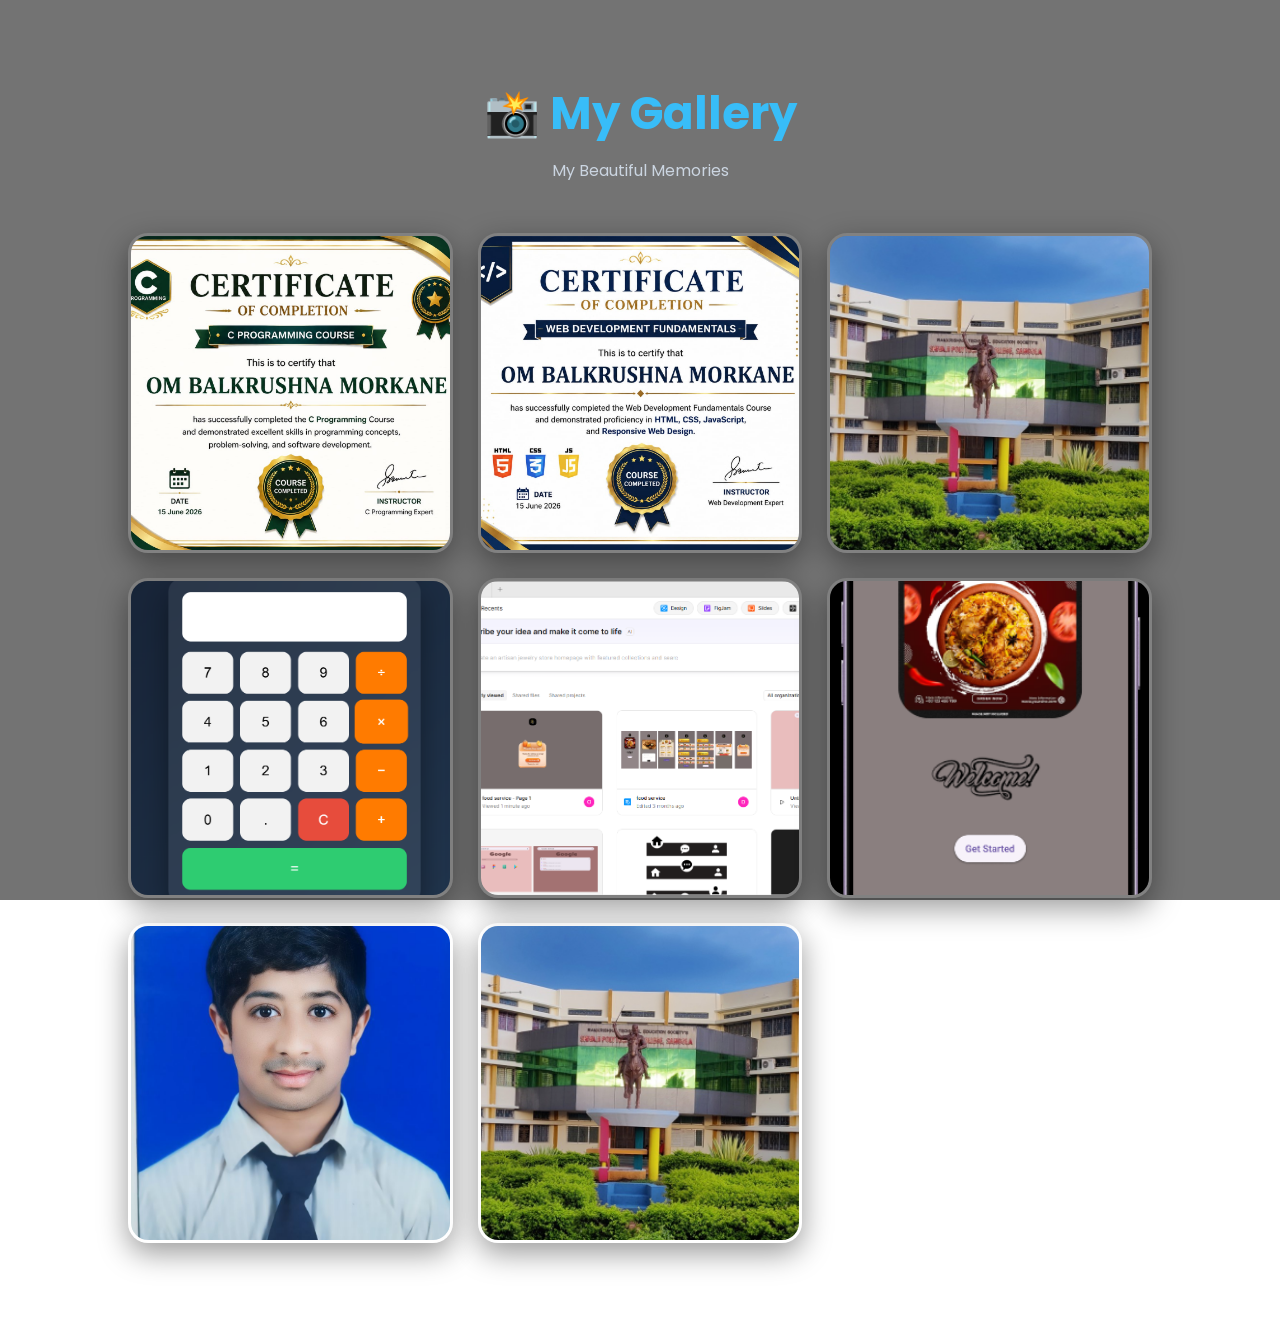
<file: Gallery.html>
<!DOCTYPE html>
<html lang="en">
<head>
<meta charset="UTF-8">
<meta name="viewport" content="width=device-width, initial-scale=1.0">
<title>My Photo Gallery</title>

<link href="https://fonts.googleapis.com/css2?family=Poppins:wght@300;400;600;700&display=swap" rel="stylesheet">

<style>

*{
    margin:0;
    padding:0;
    box-sizing:border-box;
    font-family:'Poppins',sans-serif;
}

body{
    color:#fff;
    min-height:100vh;
    overflow-x:hidden;
}

/* Background Video */

#bg-video{
    position:fixed;
    top:0;
    left:0;
    width:100%;
    height:100%;
    object-fit:cover;
    z-index:-2;
}

/* Dark Overlay */

body::before{
    content:"";
    position:fixed;
    top:0;
    left:0;
    width:100%;
    height:100%;
    background:rgba(0,0,0,.55);
    z-index:-1;
}
section{
    padding:80px 10%;
}

.title{
    text-align:center;
    margin-bottom:50px;
}

.title h2{
    font-size:45px;
    color:#38bdf8;
}

.title p{
    color:#cbd5e1;
    margin-top:10px;
}

/* Gallery */

.gallery{
    display:grid;
    grid-template-columns:repeat(auto-fit,minmax(250px,1fr));
    gap:25px;
}

.gallery img{
    width:100%;
    height:320px;
    object-fit:cover;
    border-radius:20px;
    cursor:pointer;
    border:3px solid rgba(255,255,255,.1);
    box-shadow:0 10px 30px rgba(0,0,0,.4);

    /* Animation */
    opacity:0;
    transform:translateY(80px);
    transition:all 3s ease;
}

.gallery img.show{
    opacity:1;
    transform:translateY(0);
}
.gallery img:hover{
    transform:scale(1.15) rotate(2deg);
    box-shadow:0 15px 40px rgba(56,189,248,.6);
}

/* Popup */

.popup{
    position:fixed;
    top:0;
    left:0;
    width:100%;
    height:100%;
    background:rgba(0,0,0,.95);
    display:flex;
    justify-content:center;
    align-items:center;
    z-index:9999;
    opacity:0;
    visibility:hidden;
    transition:.5s;
}

.popup.show{
    opacity:1;
    visibility:visible;
}

.popup img{
    max-width:90%;
    max-height:90%;
    border-radius:20px;
    border:5px solid #38bdf8;
    transform:scale(.5);
    transition:.5s;
    box-shadow:0 0 40px #38bdf8;
}

.popup.show img{
    transform:scale(1);
}

.popup span{
    position:absolute;
    top:20px;
    right:35px;
    font-size:45px;
    color:#fff;
    cursor:pointer;
}
.back-btn{
    position:fixed;
    top:20px;
    left:20px;

    padding:12px 25px;
    font-size:18px;
    font-weight:600;
    color:#fff;

    background:linear-gradient(45deg,#00c6ff,#0072ff);
    border:none;
    border-radius:50px;

    cursor:pointer;
    transition:.4s;

    box-shadow:0 10px 25px rgba(0,114,255,.5);
    z-index:999;
}

.back-btn:hover{
    transform:translateY(-5px) scale(1.08);
    box-shadow:0 15px 35px rgba(0,198,255,.8);
}

.back-btn:active{
    transform:scale(.95);
}

</style>

</head>
<body>

<video autoplay muted loop playsinline id="bg-video">
    <source src="video/bg3-video.mp4" type="video/mp4">
</video>

<section>

<div class="title">
<h2>📸 My Gallery</h2>
<p>My Beautiful Memories</p>
</div>

<div class="gallery">

<img src="Photo/Certi1.jpeg" onclick="openImg(this.src)">
<img src="Photo/certi2.jpeg" onclick="openImg(this.src)">
<img src="Photo/s3.jpeg" onclick="openImg(this.src)">
<img src="Photo/c5.png" onclick="openImg(this.src)">
<img src="Photo/figma.png" onclick="openImg(this.src)">
<img src="Photo/sc1.png" onclick="openImg(this.src)">
<img src="Photo/My Pic.jpeg" onclick="openImg(this.src)">
<img src="Photo/s3.jpeg" onclick="openImg(this.src)">




</div>

</section>

<div class="popup" id="popup">

<span onclick="closeImg()">&times;</span>

<img id="popupImg">

</div>

<script>

function openImg(pic){

    document.getElementById("popupImg").src = pic;

    document.getElementById("popup").classList.add("show");

}

function closeImg(){

    document.getElementById("popup").classList.remove("show");

}

</script>
<script>
const images = document.querySelectorAll('.gallery img');

const observer = new IntersectionObserver((entries) => {
    entries.forEach((entry) => {
        if(entry.isIntersecting){
            entry.target.classList.add('show');
        }
    });
},{
    threshold:0.2
});

images.forEach((img) => {
    observer.observe(img);
});
</script>
</body>
</html>
</file>
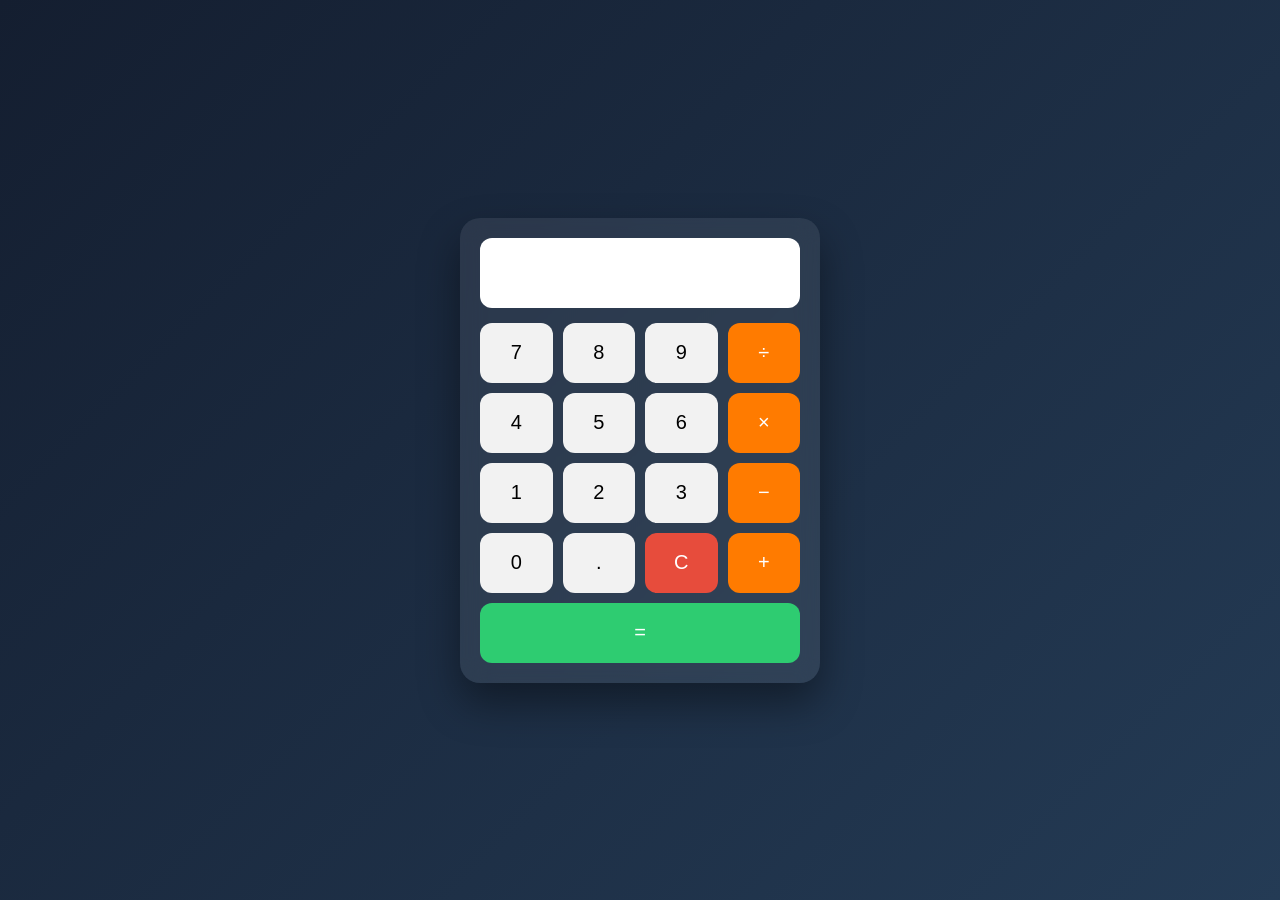
<file: My Projects/Calculator.html>
<!DOCTYPE html>
<html lang="en">
<head>
<meta charset="UTF-8">
<meta name="viewport" content="width=device-width, initial-scale=1.0">
<title>Calculator</title>

<style>
    body{
        margin:0;
        height:100vh;
        display:flex;
        justify-content:center;
        align-items:center;
        font-family:Segoe UI, sans-serif;
        background: linear-gradient(135deg, #141e30, #243b55);
    }

    .calc{
        width:320px;
        padding:20px;
        border-radius:20px;
        background: rgba(255,255,255,0.08);
        backdrop-filter: blur(12px);
        box-shadow: 0 20px 40px rgba(0,0,0,0.4);
        text-align:center;
    }

    /* ✅ FIX: Perfect centered display */
    #display{
        width: 100%;
        height: 70px;
        font-size: 32px;
        border: none;
        outline: none;
        border-radius: 12px;
        padding: 10px;
        margin-bottom: 15px;

        text-align: right;          /* numbers stay on right like calculator */
        box-sizing: border-box;     /* FIX overflow issue */
        background: #fff;
    }

    .buttons{
        display:grid;
        grid-template-columns: repeat(4, 1fr);
        gap:10px;
    }

    button{
        height:60px;
        font-size:20px;
        border:none;
        border-radius:12px;
        cursor:pointer;
        transition:0.2s;
    }

    button:hover{
        transform:scale(1.05);
    }

    .num{ background:#f2f2f2; }
    .op{ background:#ff7b00; color:white; }
    .clear{ background:#e74c3c; color:white; }
    .equal{ background:#2ecc71; color:white; grid-column: span 4; }
</style>
</head>

<body>

<div class="calc">
    <input type="text" id="display" readonly>

    <div class="buttons">
        <button class="num" onclick="append('7')">7</button>
        <button class="num" onclick="append('8')">8</button>
        <button class="num" onclick="append('9')">9</button>
        <button class="op" onclick="append('/')">÷</button>

        <button class="num" onclick="append('4')">4</button>
        <button class="num" onclick="append('5')">5</button>
        <button class="num" onclick="append('6')">6</button>
        <button class="op" onclick="append('*')">×</button>

        <button class="num" onclick="append('1')">1</button>
        <button class="num" onclick="append('2')">2</button>
        <button class="num" onclick="append('3')">3</button>
        <button class="op" onclick="append('-')">−</button>

        <button class="num" onclick="append('0')">0</button>
        <button class="num" onclick="append('.')">.</button>
        <button class="clear" onclick="clearDisplay()">C</button>
        <button class="op" onclick="append('+')">+</button>

        <button class="equal" onclick="calculate()">=</button>
    </div>
</div>

<script>
function append(value){
    document.getElementById("display").value += value;
}

function calculate(){
    try{
        document.getElementById("display").value =
        eval(document.getElementById("display").value);
    }catch{
        document.getElementById("display").value = "Error";
    }
}

function clearDisplay(){
    document.getElementById("display").value = "";
}
</script>

</body>
</html>
</file>
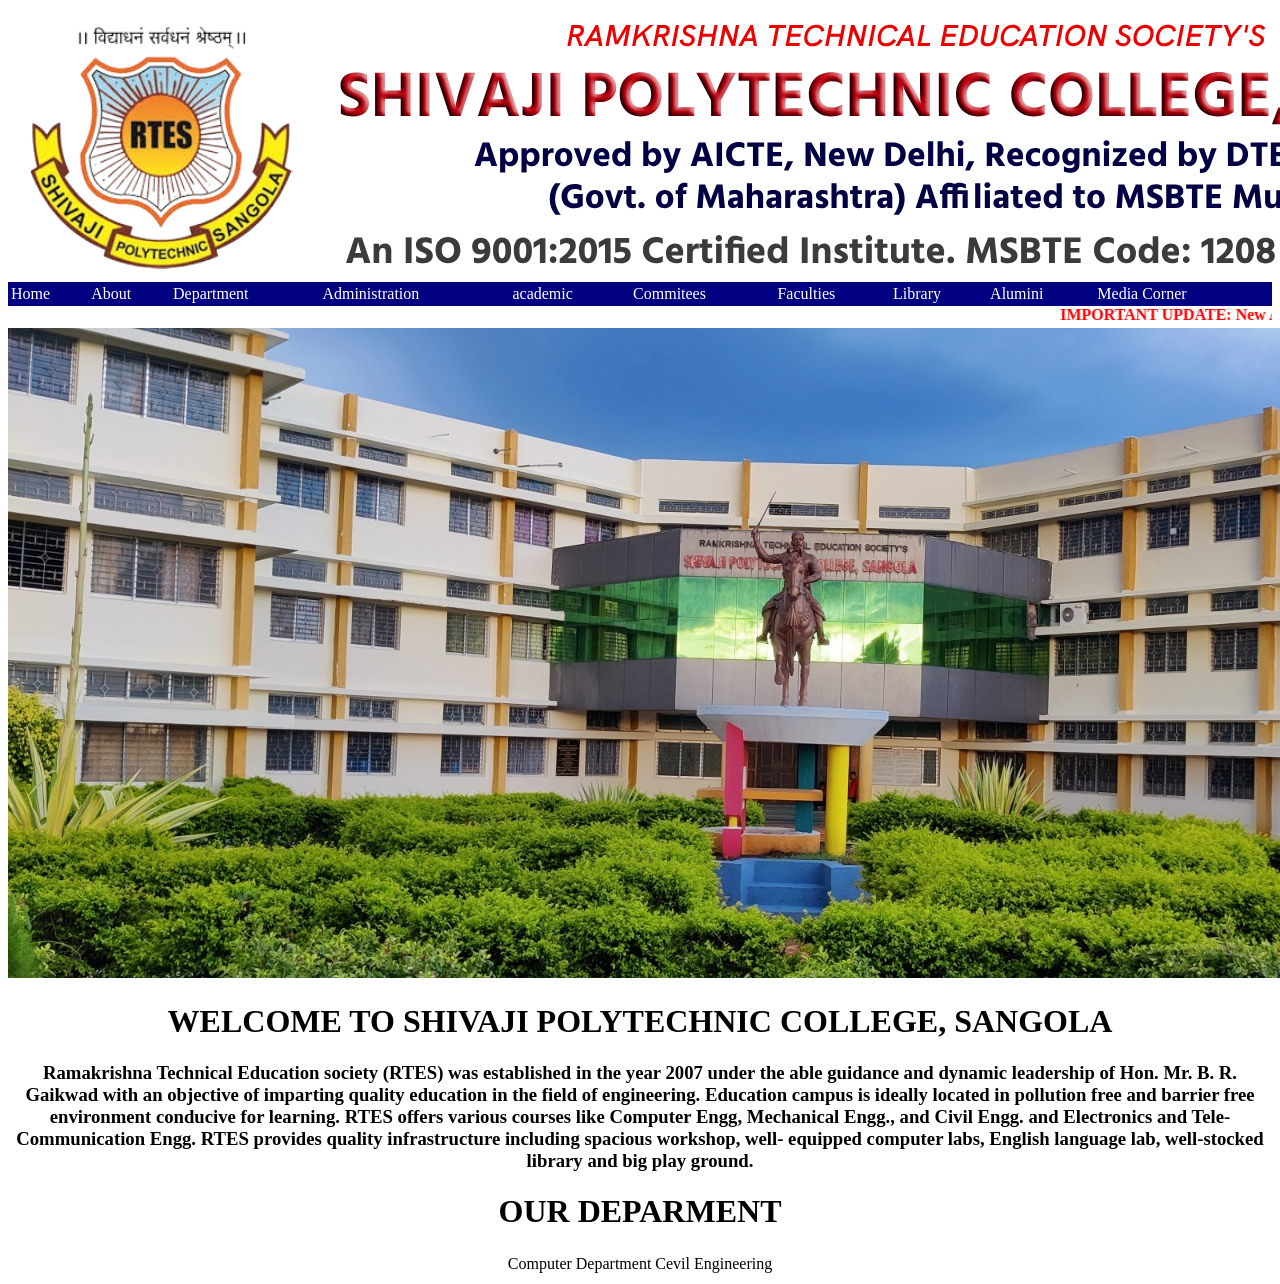
<file: My Projects/Homewebpage.html>
<!DOCTYPE html>
<html lang="en">

<head>
    <meta charset="UTF-8"> 
    <meta name="viewport" content="width=device-width, initial-scale=1.0">
    <title>Document</title>
</head>

<body>
    <center>
        <div>
            <img src="../Photo/LOGO.png">
            <center>
                <table style="background-color: navy; color: white;" width="100%">
                    <tr cellspacing="9">
                        <td>Home</td>
                        <td>About</td>
                        <td>Department</td>
                        <td>Administration</td>
                        <td>academic</td>
                        <td>Commitees</td>
                        <td>Faculties</td>
                        <td>Library</td>
                        <td>Alumini</td>
                        <td>Media Corner</td>
                    </tr>
                </table>
                <marquee behavior="scroll" direction="left" scrollamount="15" style="color: red; font-weight: bold;">
                    IMPORTANT UPDATE: New Admission For First Year / DSY 2026-27 &nbsp;&nbsp;&nbsp; | &nbsp;&nbsp;&nbsp;
                    New DTE 2026-27 Information Brochure &nbsp;&nbsp;&nbsp; | &nbsp;&nbsp;&nbsp;
                    New MSBTE A.Y. 2026-27 - Academic Calendar &nbsp;&nbsp;&nbsp; | &nbsp;&nbsp;&nbsp;
                    New GRC For Students
                </marquee>
                <img src="../Photo/s3.jpeg">
                <div>
                    <h1>WELCOME TO SHIVAJI POLYTECHNIC COLLEGE, SANGOLA</h1>
                    <h3>Ramakrishna Technical Education society (RTES) was established in the year 2007 under the able
                        guidance and dynamic leadership of Hon. Mr. B. R. Gaikwad with an objective of imparting quality
                        education in the field of engineering. Education campus is ideally located in pollution free and
                        barrier free environment conducive for learning. RTES offers various courses like Computer Engg,
                        Mechanical Engg., and Civil Engg. and Electronics and Tele-Communication Engg. RTES provides
                        quality infrastructure including spacious workshop, well- equipped computer labs, English
                        language lab, well-stocked library and big play ground.

                    </h3>
                    <h1>OUR DEPARMENT</h1>
                    <table>
                        <tr>
                            <td>Computer Department</td>
                             <td>Cevil Engineering</td>
                        </tr>
                    </table>
                </div>
            </center>
        </div>



</body>

</html>
</file>
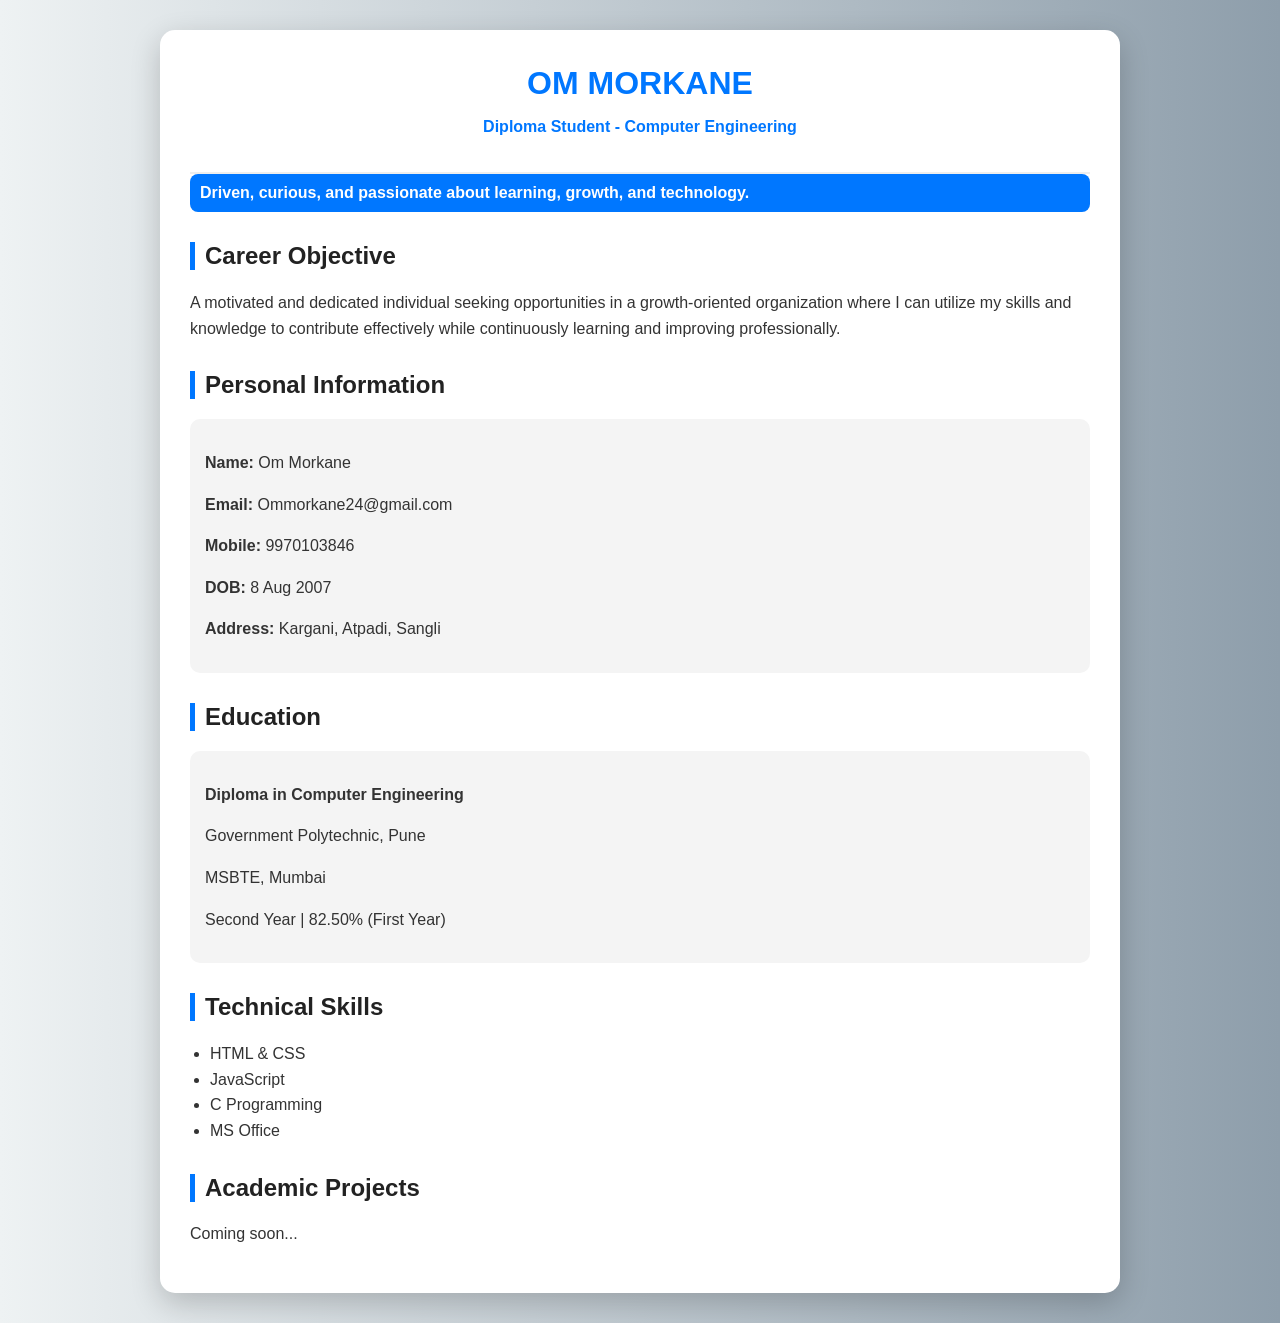
<file: My Projects/Resume.html>
<!DOCTYPE html>
<html lang="en">
<head>
<meta charset="UTF-8">
<meta name="viewport" content="width=device-width, initial-scale=1.0">
<title>Om Morkane - Resume</title>

<style>
    body {
        font-family: Arial, sans-serif;
        margin: 0;
        background: linear-gradient(to right, #eef2f3, #8e9eab);
        color: #333;
    }

    .container {
        max-width: 900px;
        margin: auto;
        background: white;
        padding: 30px;
        box-shadow: 0 10px 30px rgba(0,0,0,0.2);
        border-radius: 15px;
        margin-top: 30px;
        margin-bottom: 30px;
    }

    .header {
        text-align: center;
        padding-bottom: 20px;
        border-bottom: 2px solid #eee;
    }

    .header img {
        width: 120px;
        border-radius: 50%;
        border: 3px solid #0077ff;
        margin-bottom: 10px;
    }

    h1 {
        margin: 5px 0;
        color: #0077ff;
    }

    h2 {
        color: #222;
        border-left: 5px solid #0077ff;
        padding-left: 10px;
        margin-top: 30px;
    }

    .marquee {
        background: #0077ff;
        color: white;
        padding: 10px;
        font-weight: bold;
        border-radius: 8px;
    }

    .section p, .section li {
        font-size: 16px;
        line-height: 1.6;
    }

    ul {
        padding-left: 20px;
    }

    .info-box {
        background: #f4f4f4;
        padding: 15px;
        border-radius: 10px;
        margin-top: 10px;
    }

    .highlight {
        color: #0077ff;
        font-weight: bold;
    }
</style>
</head>

<body>

<div class="container">

    <!-- HEADER -->
    <div class="header">
               <h1>OM MORKANE</h1>
        <p class="highlight">Diploma Student - Computer Engineering</p>
    </div>

    <!-- INTRO -->
    <div class="marquee">
        Driven, curious, and passionate about learning, growth, and technology.
    </div>

    <!-- CAREER OBJECTIVE -->
    <div class="section">
        <h2>Career Objective</h2>
        <p>
            A motivated and dedicated individual seeking opportunities in a growth-oriented organization 
            where I can utilize my skills and knowledge to contribute effectively while continuously learning 
            and improving professionally.
        </p>
    </div>

    <!-- PERSONAL INFO -->
    <div class="section">
        <h2>Personal Information</h2>
        <div class="info-box">
            <p><b>Name:</b> Om Morkane</p>
            <p><b>Email:</b> Ommorkane24@gmail.com</p>
            <p><b>Mobile:</b> 9970103846</p>
            <p><b>DOB:</b> 8 Aug 2007</p>
            <p><b>Address:</b> Kargani, Atpadi, Sangli</p>
        </div>
    </div>

    <!-- EDUCATION -->
    <div class="section">
        <h2>Education</h2>
        <div class="info-box">
            <p><b>Diploma in Computer Engineering</b></p>
            <p>Government Polytechnic, Pune</p>
            <p>MSBTE, Mumbai</p>
            <p>Second Year | 82.50% (First Year)</p>
        </div>
    </div>

    <!-- SKILLS -->
    <div class="section">
        <h2>Technical Skills</h2>
        <ul>
            <li>HTML & CSS</li>
            <li>JavaScript</li>
            <li>C Programming</li>
            <li>MS Office</li>
        </ul>
    </div>

    <!-- PROJECTS -->
    <div class="section">
        <h2>Academic Projects</h2>
        <p>Coming soon...</p>
    </div>

</div>

</body>
</html>
</file>
